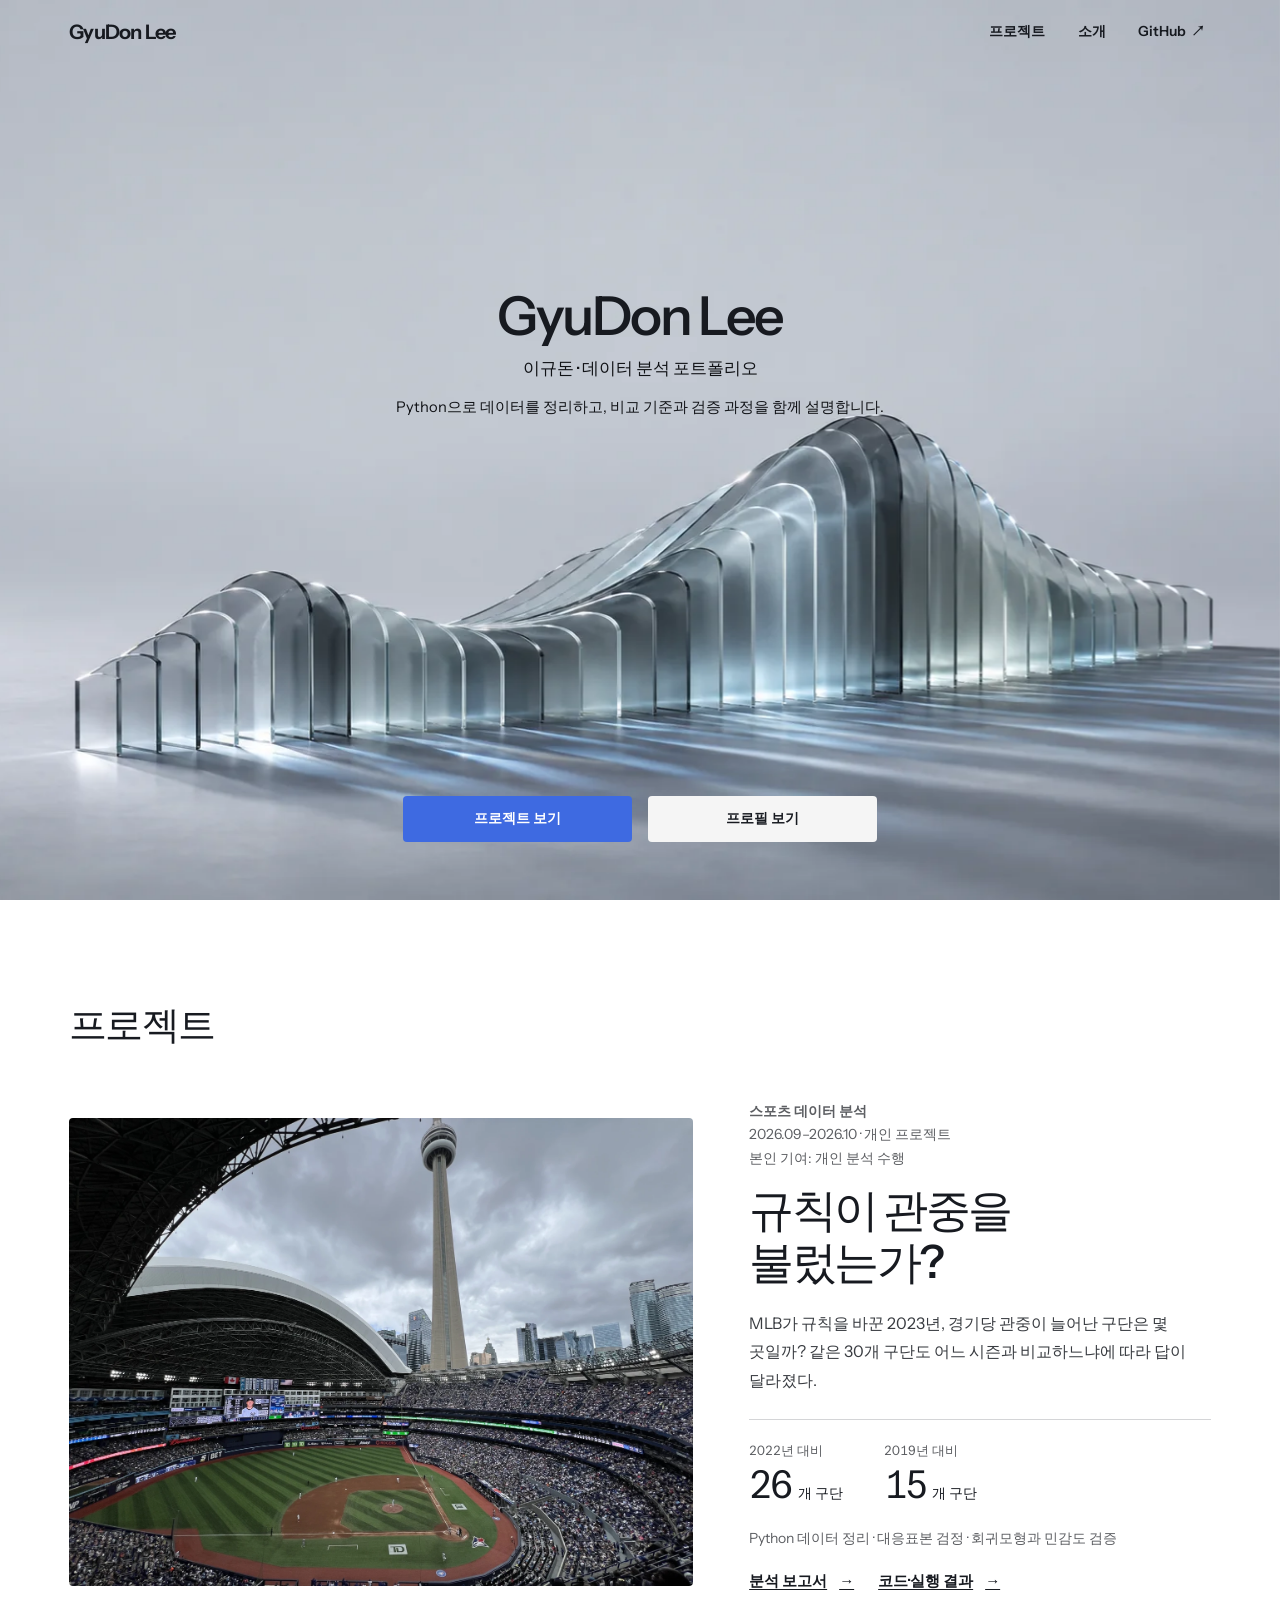
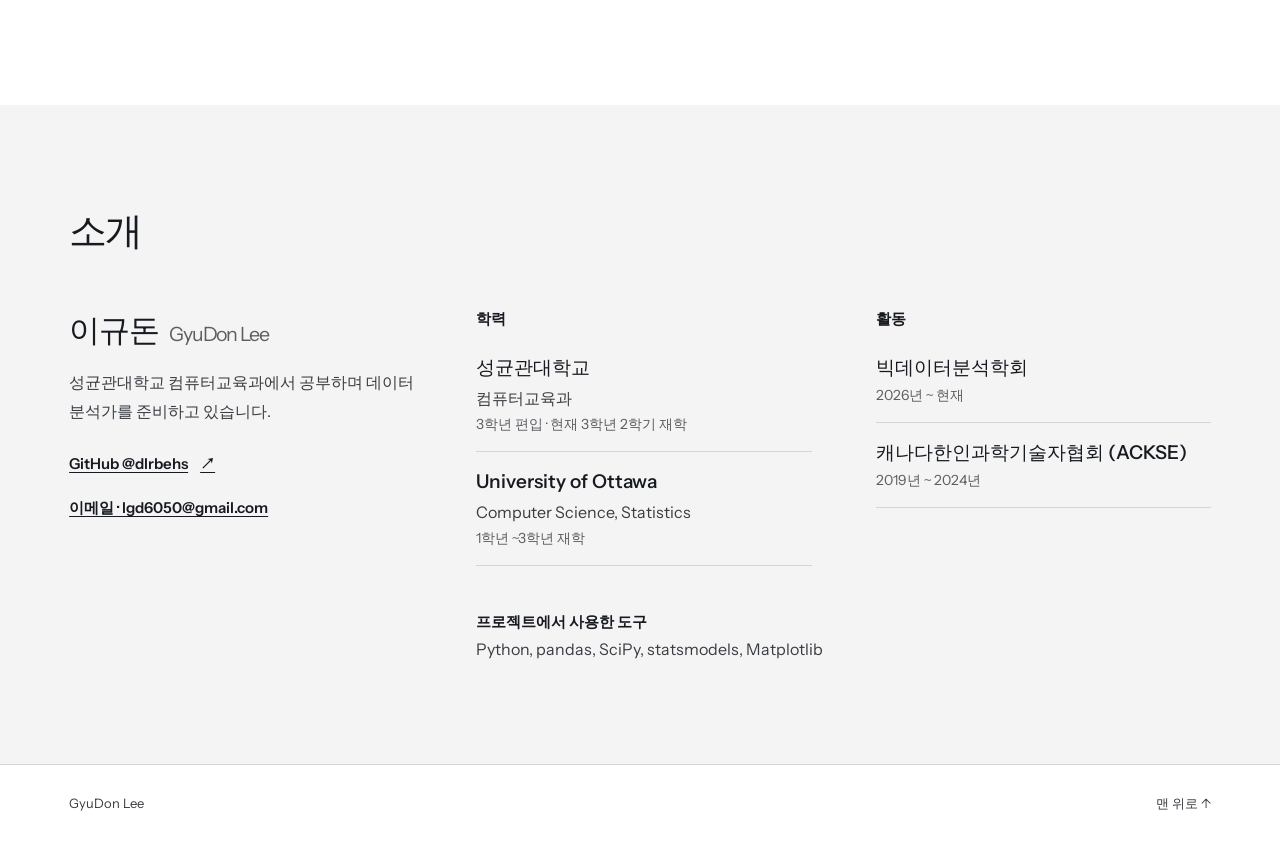
<file: index.html>
<!doctype html>
<html lang="ko">
<head>
  <meta charset="utf-8">
  <meta name="viewport" content="width=device-width, initial-scale=1">
  <meta name="theme-color" content="#f4f4f4">
  <title>GyuDon Lee · 데이터 분석 포트폴리오</title>
  <meta name="description" content="데이터 분석가를 준비하는 이규돈의 프로젝트와 학력. 분석 질문에서 결과를 재현하는 Python 코드까지 살펴볼 수 있습니다.">
  <meta property="og:title" content="GyuDon Lee · 데이터 분석 포트폴리오">
  <meta property="og:description" content="이규돈의 데이터 분석 프로젝트와 학력을 살펴보세요.">
  <meta property="og:image" content="https://dlrbehs.github.io/analysis-landscape.webp">
  <meta property="og:url" content="https://dlrbehs.github.io/">
  <meta property="og:type" content="website">
  <link rel="stylesheet" href="style.css?v=verified-report-2">
  <script defer src="study.js?v=summary-2"></script>
</head>
<body id="top" class="home">
  <a class="skip" href="#main">본문으로 건너뛰기</a>
  <header class="topbar">
    <div class="wrap navrow">
      <a class="brand" href="#top" aria-label="GyuDon Lee 포트폴리오 처음으로" lang="en">GyuDon Lee</a>
      <nav aria-label="주 메뉴">
        <a href="#projects">프로젝트</a>
        <a href="#about">소개</a>
        <a href="https://github.com/dlrbehs">GitHub <span aria-hidden="true">↗</span></a>
      </nav>
    </div>
  </header>
  <main id="main">
    <section class="hero" aria-labelledby="hero-title">
      <picture>
        <source media="(max-aspect-ratio: 1/1)" srcset="analysis-landscape.webp">
        <img class="hero-art" src="analysis-landscape.webp"
             srcset="analysis-landscape-small.webp 1000w, analysis-landscape.webp 1672w"
             sizes="100vw" width="1672" height="941" fetchpriority="high" alt="">
      </picture>
      <div class="hero-heading">
        <h1 id="hero-title" lang="en">GyuDon Lee</h1>
        <p>이규돈 · 데이터 분석 포트폴리오</p>
        <p class="hero-strength">Python으로 데이터를 정리하고, 비교 기준과 검증 과정을 함께 설명합니다.</p>
      </div>
      <div class="hero-actions">
        <a class="button primary" href="#projects">프로젝트 보기</a>
        <a class="button secondary" href="#about">프로필 보기</a>
      </div>
    </section>
    <section id="projects" class="projects" aria-labelledby="projects-title">
      <div class="wrap">
        <h2 id="projects-title" class="section-title">프로젝트</h2>
        <article class="feature">
          <div class="project-photo">
            <img src="stadium.webp" width="1500" height="1125" loading="lazy" alt="토론토 블루제이스 홈구장의 관중석에서 바라본 그라운드와 CN 타워">
          </div>
          <div class="project-copy">
            <p class="eyebrow">스포츠 데이터 분석</p>
            <p class="project-skills">2026.09–2026.10 · 개인 프로젝트<br>본인 기여: 개인 분석 수행</p>
            <h3>규칙이 관중을<br> 불렀는가?</h3>
            <p class="summary">MLB가 규칙을 바꾼 2023년, 경기당 관중이 늘어난 구단은 몇 곳일까? 같은 30개 구단도 어느 시즌과 비교하느냐에 따라 답이 달라졌다.</p>
            <dl class="comparison" aria-label="2023년에 경기당 관중이 증가한 구단 수">
              <div><dt>2022년 대비</dt><dd><data data-key="comparisons.2022-2023.increased_teams" data-format="integer">26</data><span>개 구단</span></dd></div>
              <div><dt>2019년 대비</dt><dd><data data-key="comparisons.2019-2023.increased_teams" data-format="integer">15</data><span>개 구단</span></dd></div>
            </dl>
            <p class="project-skills">Python 데이터 정리 · 대응표본 검정 · 회귀모형과 민감도 검증</p>
            <div class="project-links"><a class="text-link" href="mlb.html">분석 보고서 <span aria-hidden="true">→</span></a><a class="text-link" href="notebook.html">코드·실행 결과 <span aria-hidden="true">→</span></a></div>
          </div>
        </article>
      </div>
    </section>
    <section id="about" class="about" aria-labelledby="about-title">
      <div class="wrap">
        <h2 id="about-title" class="section-title">소개</h2>
        <div class="about-grid">
          <div class="bio">
            <h3>이규돈 <span lang="en">GyuDon Lee</span></h3>
            <p>성균관대학교 컴퓨터교육과에서 공부하며 데이터 분석가를 준비하고 있습니다.</p>
            <a class="text-link" href="https://github.com/dlrbehs">GitHub @dlrbehs <span aria-hidden="true">↗</span></a>
            <div><a class="text-link" href="mailto:lgd6050@gmail.com">이메일 · lgd6050@gmail.com</a></div>
          </div>
          <div class="background">
            <section>
              <h3>학력</h3>
              <ol class="education-history history">
                <li><strong>성균관대학교</strong><span>컴퓨터교육과</span><small>3학년 편입 · 현재 3학년 2학기 재학</small></li>
                <li><strong lang="en">University of Ottawa</strong><span lang="en">Computer Science, Statistics</span><small>1학년 ~3학년 재학</small></li>
              </ol>
            </section>
            <section>
              <h3>활동</h3>
              <ol class="history">
                <li><strong>빅데이터분석학회</strong><small>2026년 ~ 현재</small></li>
                <li><strong>캐나다한인<wbr>과학기술자협회 (ACKSE)</strong><small>2019년 ~ 2024년</small></li>
              </ol>
            </section>
            <section class="project-tools">
              <h3>프로젝트에서 사용한 도구</h3>
              <p lang="en">Python, pandas, SciPy, statsmodels, Matplotlib</p>
            </section>
          </div>
        </div>
      </div>
    </section>
  </main>
  <footer><div class="wrap"><span lang="en">GyuDon Lee</span><a href="#top">맨 위로 ↑</a></div></footer>
</body>
</html>
</file>
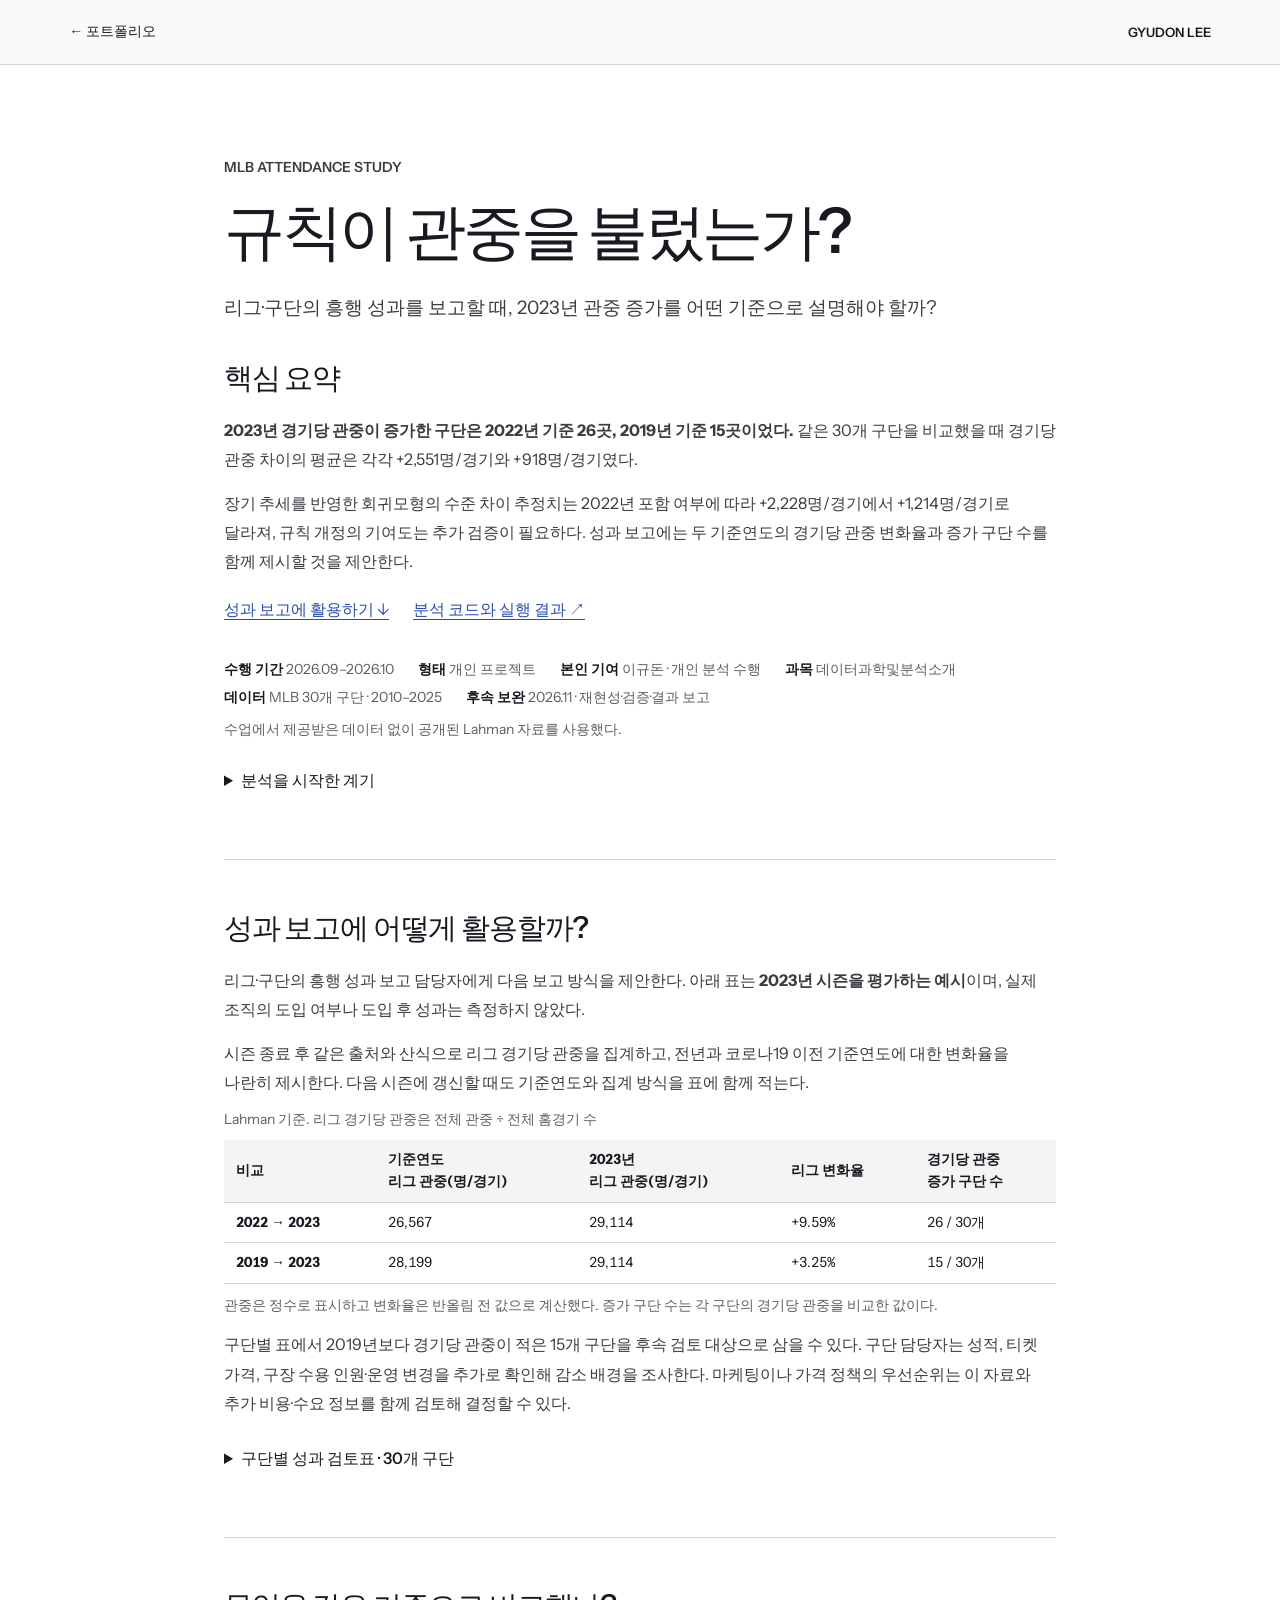
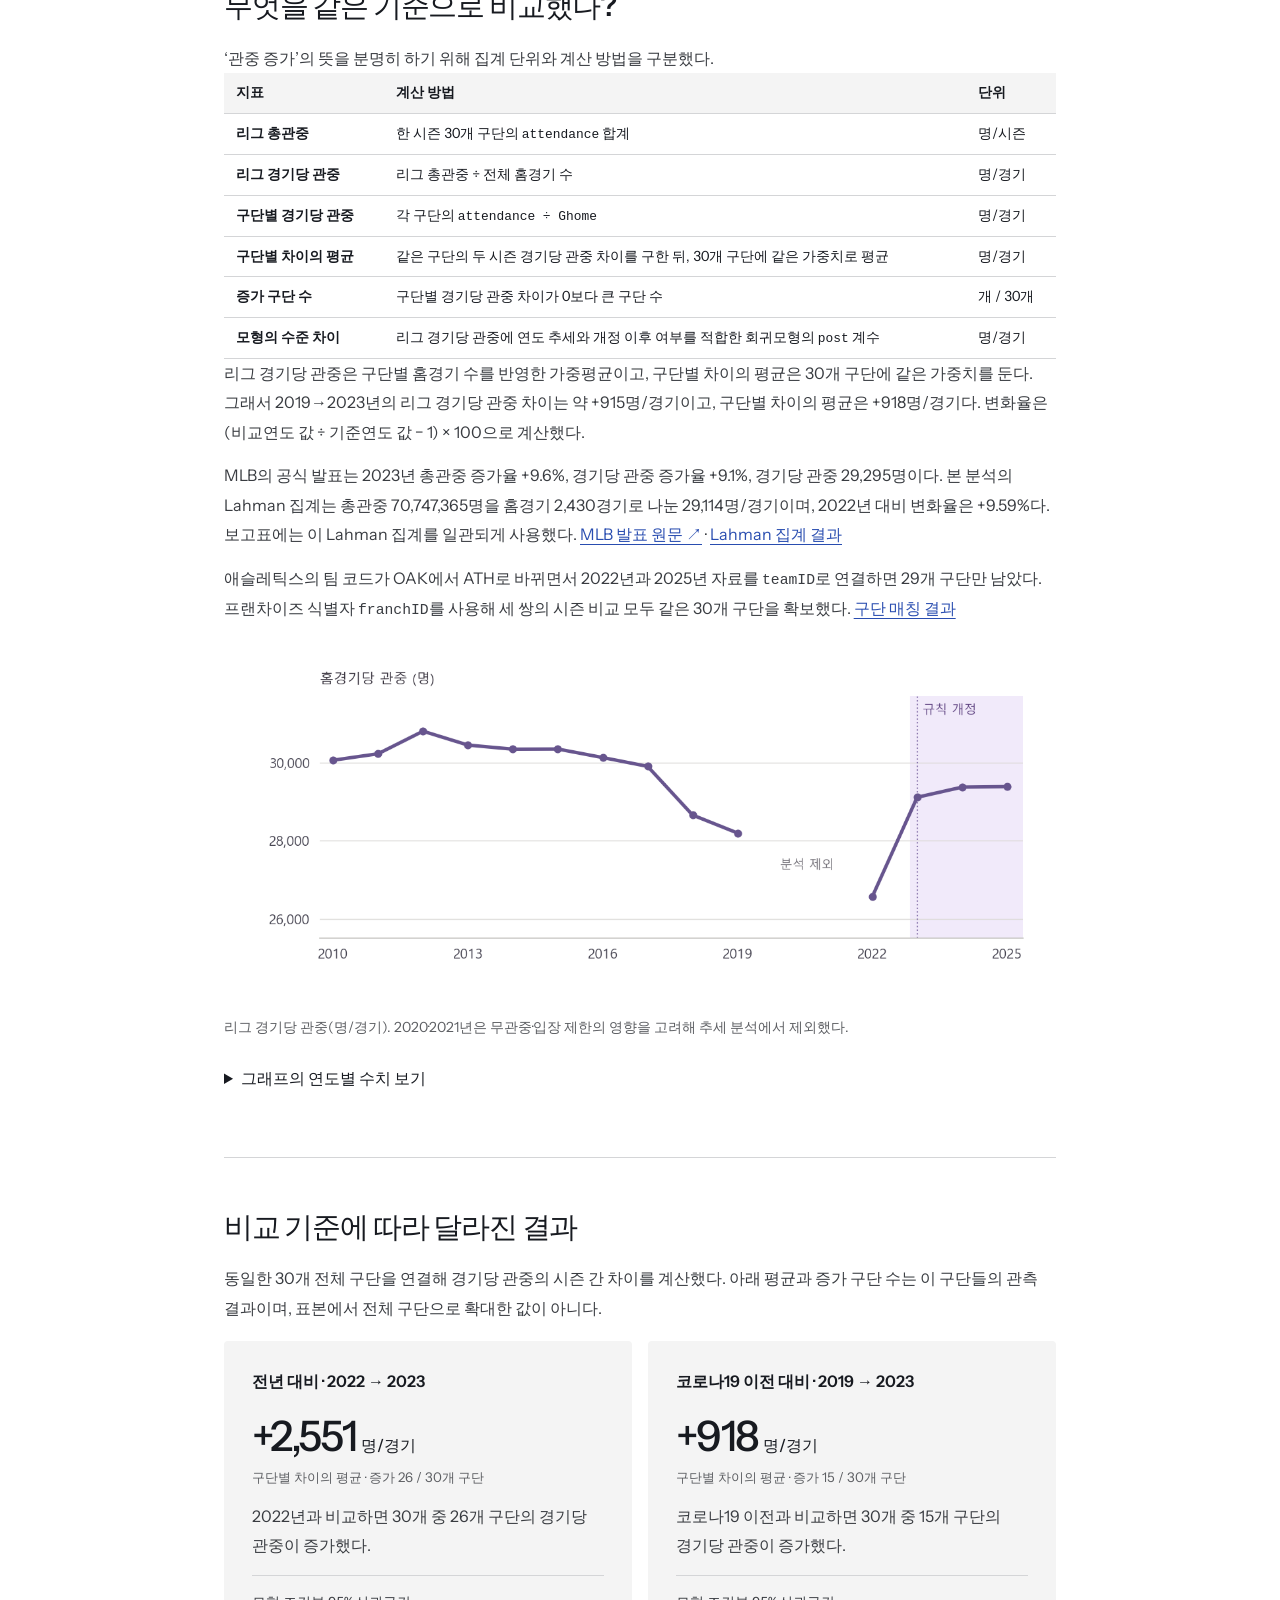
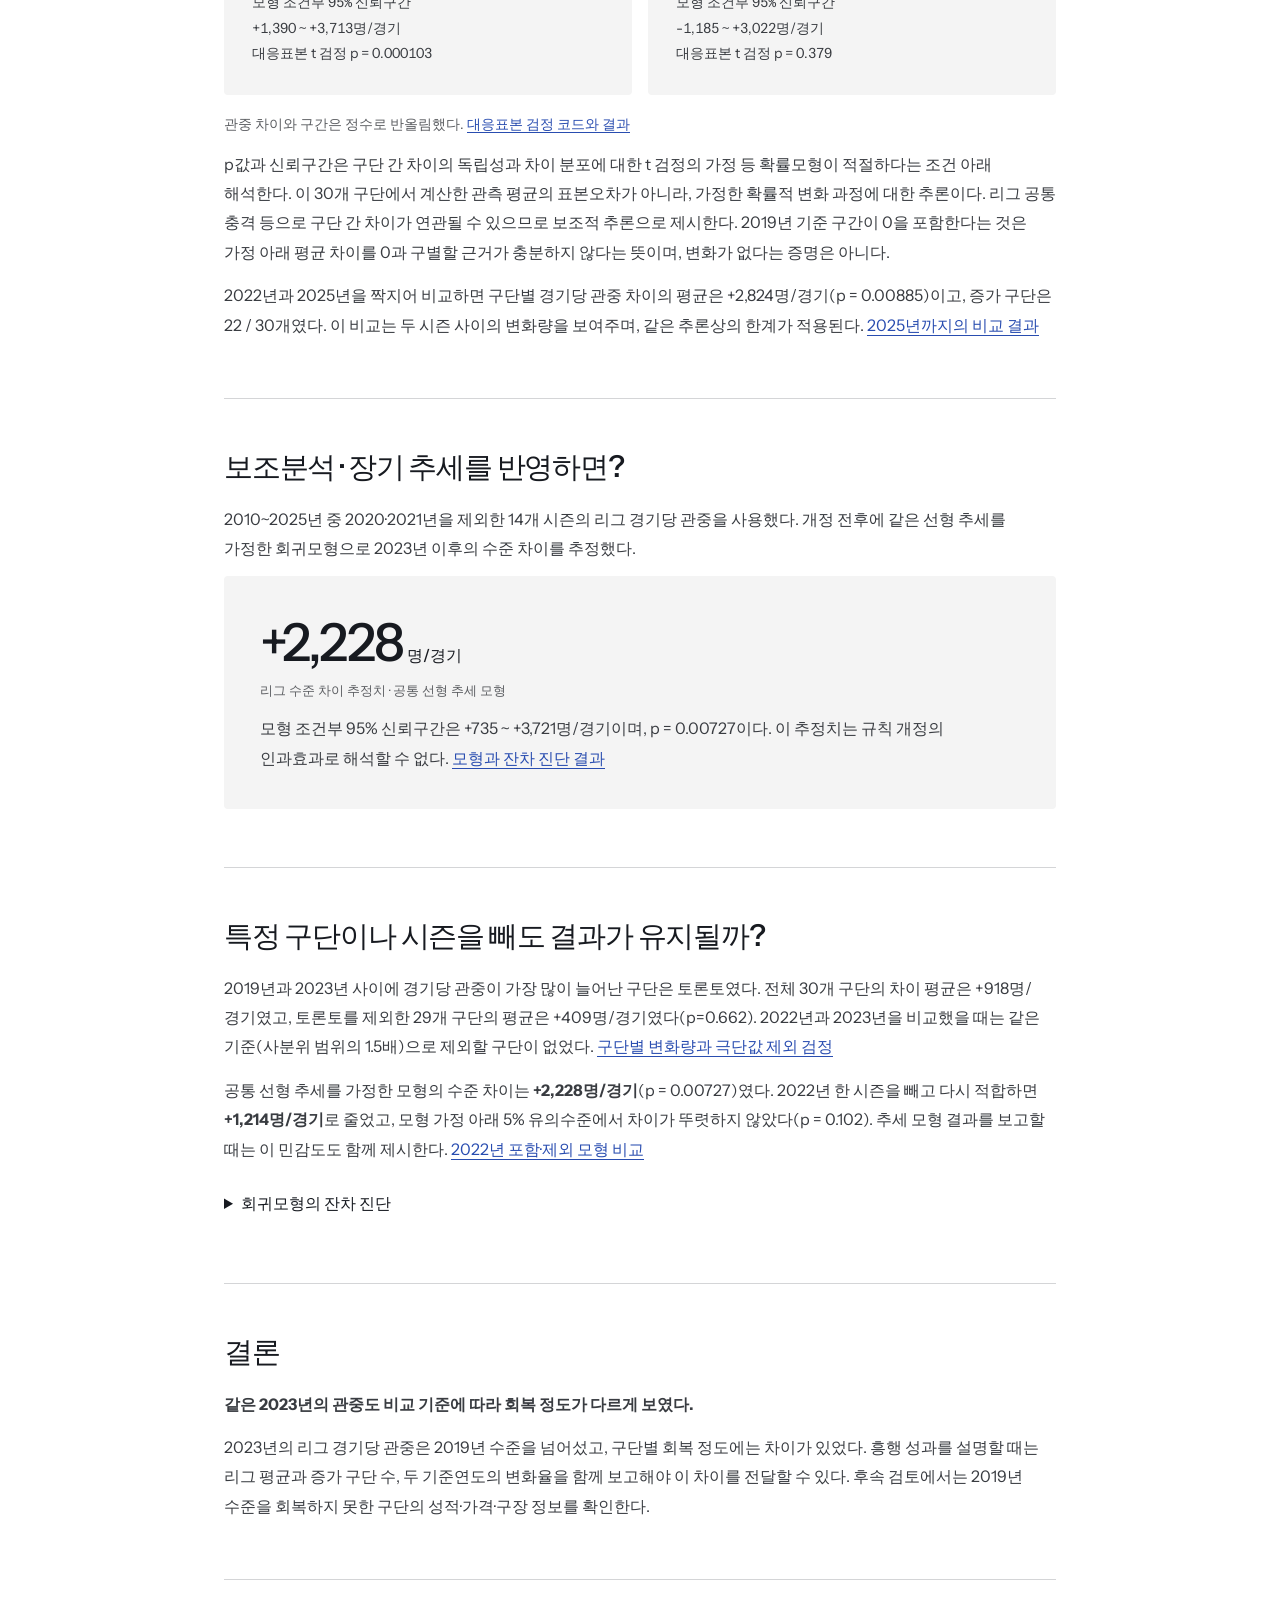
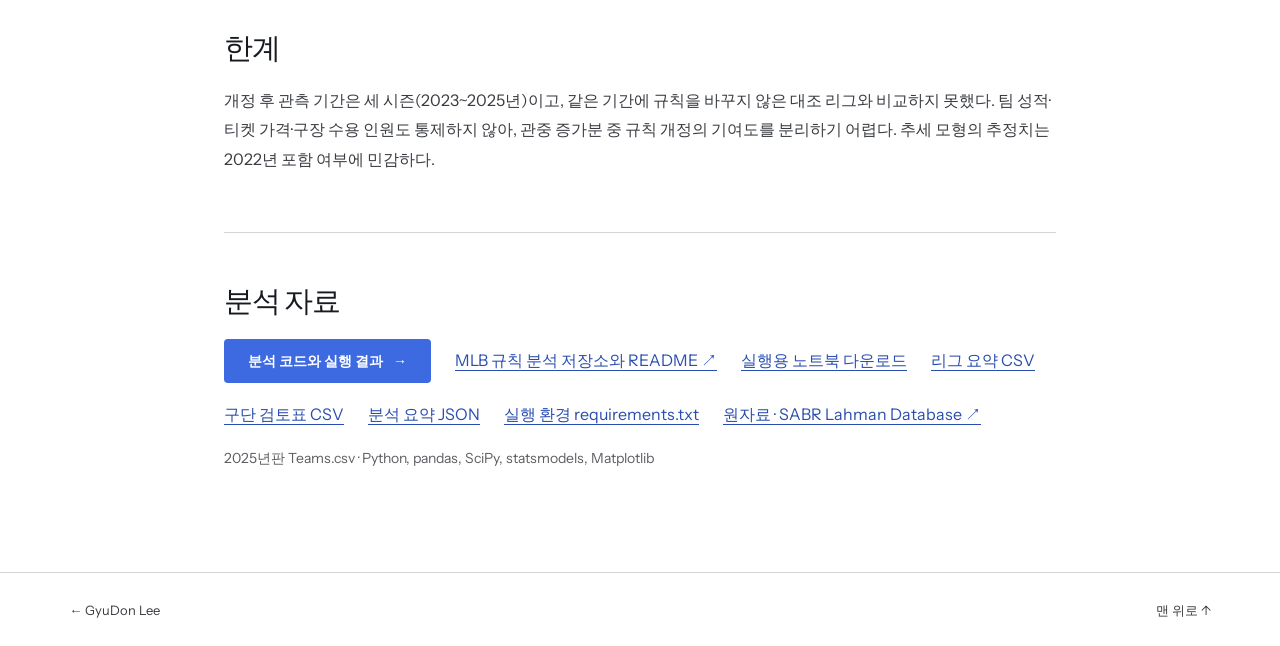
<file: mlb.html>
<!doctype html>
<html lang="ko">
<head>
  <meta charset="utf-8">
  <meta name="viewport" content="width=device-width, initial-scale=1">
  <title>규칙이 관중을 불렀는가? · GyuDon Lee</title>
  <meta name="description" content="2023년 MLB 경기당 관중이 증가한 구단은 2022년 기준 26곳, 2019년 기준 15곳이었다. 비교 기준별 결과와 흥행 성과 보고에 활용할 구단별 검토표를 제시합니다.">
  <link rel="stylesheet" href="style.css?v=verified-report-2">
  <script defer src="study.js?v=summary-2"></script>
</head>
<body class="paper" id="top">
<a class="skip" href="#main">본문으로 건너뛰기</a>
<header class="reader-nav"><div class="wrap"><a href="index.html#projects">← 포트폴리오</a><span class="mono">GYUDON LEE</span></div></header>
<main id="main" class="wrap article">
  <p class="kicker">MLB ATTENDANCE STUDY</p>
  <h1>규칙이 관중을 불렀는가?</h1>
  <p class="lead">리그·구단의 흥행 성과를 보고할 때, 2023년 관중 증가를 어떤 기준으로 설명해야 할까?</p>

  <section id="summary" class="study-summary" aria-labelledby="summary-title">
    <h2 id="summary-title">핵심 요약</h2>
    <p><strong>2023년 경기당 관중이 증가한 구단은 2022년 기준 <span data-key="comparisons.2022-2023.increased_teams" data-format="integer">26</span>곳, 2019년 기준 <span data-key="comparisons.2019-2023.increased_teams" data-format="integer">15</span>곳이었다.</strong> 같은 <span data-key="comparisons.2022-2023.n_teams" data-format="integer">30</span>개 구단을 비교했을 때 경기당 관중 차이의 평균은 각각 <span data-key="comparisons.2022-2023.mean_difference" data-format="signed">+2,551</span>명/경기와 <span data-key="comparisons.2019-2023.mean_difference" data-format="signed">+918</span>명/경기였다.</p>
    <p>장기 추세를 반영한 회귀모형의 수준 차이 추정치는 2022년 포함 여부에 따라 <span data-key="models.primary.level_difference" data-format="signed">+2,228</span>명/경기에서 <span data-key="models.without_2022.level_difference" data-format="signed">+1,214</span>명/경기로 달라져, 규칙 개정의 기여도는 추가 검증이 필요하다. 성과 보고에는 두 기준연도의 경기당 관중 변화율과 증가 구단 수를 함께 제시할 것을 제안한다.</p>
    <div class="resources"><a href="#application">성과 보고에 활용하기 ↓</a><a href="notebook.html">분석 코드와 실행 결과 ↗</a></div>
  </section>
  <div class="study-meta"><span><strong>수행 기간</strong> 2026.09–2026.10</span><span><strong>형태</strong> 개인 프로젝트</span><span><strong>본인 기여</strong> 이규돈 · 개인 분석 수행</span><span><strong>과목</strong> 데이터과학및분석소개</span><span><strong>데이터</strong> MLB 30개 구단 · 2010–2025</span><span><strong>후속 보완</strong> 2026.11 · 재현성·검증·결과 보고</span></div>
  <p class="caption">수업에서 제공받은 데이터 없이 공개된 Lahman 자료를 사용했다.</p>
  <details><summary>분석을 시작한 계기</summary><p>2024년 6월, 토론토에서 블루제이스 경기를 보고 경기 시간과 관중 기록을 찾아봤다. MLB가 발표한 2023년 총관중 증가율은 9.6%였다. 그런데 Lahman 자료에서 2022년의 리그 경기당 관중은 2019년보다 5.79% 적었다. 코로나19 이전을 기준으로 삼아도 관중이 늘었다고 말할 수 있을까?</p></details>

  <section id="application" class="block" aria-labelledby="application-title">
    <h2 id="application-title">성과 보고에 어떻게 활용할까?</h2>
    <p>리그·구단의 흥행 성과 보고 담당자에게 다음 보고 방식을 제안한다. 아래 표는 <strong>2023년 시즌을 평가하는 예시</strong>이며, 실제 조직의 도입 여부나 도입 후 성과는 측정하지 않았다.</p>
    <p>시즌 종료 후 같은 출처와 산식으로 리그 경기당 관중을 집계하고, 전년과 코로나19 이전 기준연도에 대한 변화율을 나란히 제시한다. 다음 시즌에 갱신할 때도 기준연도와 집계 방식을 표에 함께 적는다.</p>
    <div class="tablewrap" role="region" aria-label="2023년 리그 흥행 성과 보고 예시" tabindex="0">
      <table>
        <caption>Lahman 기준. 리그 경기당 관중은 전체 관중 ÷ 전체 홈경기 수</caption>
        <thead><tr><th scope="col">비교</th><th scope="col">기준연도<br>리그 관중(명/경기)</th><th scope="col">2023년<br>리그 관중(명/경기)</th><th scope="col">리그 변화율</th><th scope="col">경기당 관중<br>증가 구단 수</th></tr></thead>
        <tbody>
          <tr><th scope="row">2022 → 2023</th><td><span data-key="comparisons.2022-2023.league_baseline" data-format="integer">26,567</span></td><td><span data-key="comparisons.2022-2023.league_target" data-format="integer">29,114</span></td><td><span data-key="comparisons.2022-2023.league_change_pct" data-format="percent">+9.59%</span></td><td><span data-key="comparisons.2022-2023.increased_teams" data-format="integer">26</span> / <span data-key="comparisons.2022-2023.n_teams" data-format="integer">30</span>개</td></tr>
          <tr><th scope="row">2019 → 2023</th><td><span data-key="comparisons.2019-2023.league_baseline" data-format="integer">28,199</span></td><td><span data-key="comparisons.2019-2023.league_target" data-format="integer">29,114</span></td><td><span data-key="comparisons.2019-2023.league_change_pct" data-format="percent">+3.25%</span></td><td><span data-key="comparisons.2019-2023.increased_teams" data-format="integer">15</span> / <span data-key="comparisons.2019-2023.n_teams" data-format="integer">30</span>개</td></tr>
        </tbody>
      </table>
    </div>
    <p class="caption">관중은 정수로 표시하고 변화율은 반올림 전 값으로 계산했다. 증가 구단 수는 각 구단의 경기당 관중을 비교한 값이다.</p>
    <p>구단별 표에서 2019년보다 경기당 관중이 적은 15개 구단을 후속 검토 대상으로 삼을 수 있다. 구단 담당자는 성적, 티켓 가격, 구장 수용 인원·운영 변경을 추가로 확인해 감소 배경을 조사한다. 마케팅이나 가격 정책의 우선순위는 이 자료와 추가 비용·수요 정보를 함께 검토해 결정할 수 있다.</p>
    <details id="club-report">
      <summary>구단별 성과 검토표 · 30개 구단</summary>
      <p class="caption">Lahman의 2023년 행에 기록된 구단명과 프랜차이즈 ID를 표시했다. 2019년 대비 경기당 관중 변화율이 낮은 순서이며, 음수인 15개 구단은 2019년 수준을 회복하지 못했다.</p>
      <div class="tablewrap" role="region" aria-label="30개 구단의 경기당 관중과 변화율" tabindex="0">
        <table>
          <caption>관중 단위는 명/경기. 변화율은 (2023년 값 ÷ 기준연도 값 − 1) × 100</caption>
          <thead><tr><th scope="col">구단(원자료 표기)</th><th scope="col">franchID</th><th scope="col">2019년</th><th scope="col">2022년</th><th scope="col">2023년</th><th scope="col">2019 대비</th><th scope="col">2022 대비</th></tr></thead>
          <tbody>
          <tr><th scope="row">Oakland Athletics</th><td>OAK</td><td>20,521</td><td>9,849</td><td>10,276</td><td>-49.93%</td><td>+4.34%</td></tr>
          <tr><th scope="row">Washington Nationals</th><td>WSN</td><td>27,899</td><td>25,017</td><td>23,035</td><td>-17.43%</td><td>-7.92%</td></tr>
          <tr><th scope="row">Minnesota Twins</th><td>MIN</td><td>28,323</td><td>22,236</td><td>24,372</td><td>-13.95%</td><td>+9.60%</td></tr>
          <tr><th scope="row">Colorado Rockies</th><td>COL</td><td>36,954</td><td>32,067</td><td>32,197</td><td>-12.87%</td><td>+0.40%</td></tr>
          <tr><th scope="row">Milwaukee Brewers</th><td>MIL</td><td>36,091</td><td>29,906</td><td>31,498</td><td>-12.72%</td><td>+5.32%</td></tr>
          <tr><th scope="row">Los Angeles Angels of Anaheim</th><td>ANA</td><td>37,272</td><td>30,339</td><td>32,600</td><td>-12.54%</td><td>+7.45%</td></tr>
          <tr><th scope="row">Kansas City Royals</th><td>KCR</td><td>18,267</td><td>15,774</td><td>16,136</td><td>-11.67%</td><td>+2.30%</td></tr>
          <tr><th scope="row">Chicago Cubs</th><td>CHC</td><td>38,208</td><td>32,306</td><td>34,261</td><td>-10.33%</td><td>+6.05%</td></tr>
          <tr><th scope="row">Boston Red Sox</th><td>BOS</td><td>36,107</td><td>32,409</td><td>32,989</td><td>-8.63%</td><td>+1.79%</td></tr>
          <tr><th scope="row">Arizona Diamondbacks</th><td>ARI</td><td>26,364</td><td>19,817</td><td>24,212</td><td>-8.16%</td><td>+22.18%</td></tr>
          <tr><th scope="row">San Francisco Giants</th><td>SFG</td><td>33,429</td><td>30,650</td><td>30,866</td><td>-7.67%</td><td>+0.70%</td></tr>
          <tr><th scope="row">St. Louis Cardinals</th><td>STL</td><td>42,968</td><td>40,994</td><td>40,013</td><td>-6.88%</td><td>-2.39%</td></tr>
          <tr><th scope="row">Los Angeles Dodgers</th><td>LAD</td><td>49,066</td><td>47,672</td><td>47,371</td><td>-3.45%</td><td>-0.63%</td></tr>
          <tr><th scope="row">New York Yankees</th><td>NYY</td><td>40,795</td><td>38,719</td><td>40,358</td><td>-1.07%</td><td>+4.23%</td></tr>
          <tr><th scope="row">Chicago White Sox</th><td>CHW</td><td>20,622</td><td>24,807</td><td>20,613</td><td>-0.05%</td><td>-16.91%</td></tr>
          <tr><th scope="row">New York Mets</th><td>NYM</td><td>30,155</td><td>31,663</td><td>31,772</td><td>+5.36%</td><td>+0.34%</td></tr>
          <tr><th scope="row">Cleveland Guardians</th><td>CLE</td><td>21,465</td><td>15,998</td><td>22,643</td><td>+5.49%</td><td>+41.53%</td></tr>
          <tr><th scope="row">Houston Astros</th><td>HOU</td><td>35,276</td><td>33,198</td><td>37,683</td><td>+6.82%</td><td>+13.51%</td></tr>
          <tr><th scope="row">Detroit Tigers</th><td>DET</td><td>18,536</td><td>19,214</td><td>19,912</td><td>+7.42%</td><td>+3.63%</td></tr>
          <tr><th scope="row">Pittsburgh Pirates</th><td>PIT</td><td>18,413</td><td>15,524</td><td>20,131</td><td>+9.33%</td><td>+29.68%</td></tr>
          <tr><th scope="row">Philadelphia Phillies</th><td>PHI</td><td>33,672</td><td>28,108</td><td>37,686</td><td>+11.92%</td><td>+34.08%</td></tr>
          <tr><th scope="row">Cincinnati Reds</th><td>CIN</td><td>22,329</td><td>17,232</td><td>25,164</td><td>+12.70%</td><td>+46.03%</td></tr>
          <tr><th scope="row">Texas Rangers</th><td>TEX</td><td>26,333</td><td>24,832</td><td>31,272</td><td>+18.76%</td><td>+25.94%</td></tr>
          <tr><th scope="row">Atlanta Braves</th><td>ATL</td><td>32,779</td><td>38,641</td><td>39,401</td><td>+20.20%</td><td>+1.97%</td></tr>
          <tr><th scope="row">Tampa Bay Rays</th><td>TBD</td><td>14,552</td><td>13,927</td><td>17,781</td><td>+22.19%</td><td>+27.67%</td></tr>
          <tr><th scope="row">San Diego Padres</th><td>SDP</td><td>29,585</td><td>36,882</td><td>40,390</td><td>+36.52%</td><td>+9.51%</td></tr>
          <tr><th scope="row">Miami Marlins</th><td>FLA</td><td>10,016</td><td>11,204</td><td>14,356</td><td>+43.33%</td><td>+28.14%</td></tr>
          <tr><th scope="row">Baltimore Orioles</th><td>BAL</td><td>16,146</td><td>16,893</td><td>23,911</td><td>+48.10%</td><td>+41.54%</td></tr>
          <tr><th scope="row">Seattle Mariners</th><td>SEA</td><td>22,122</td><td>28,238</td><td>33,215</td><td>+50.15%</td><td>+17.63%</td></tr>
          <tr><th scope="row">Toronto Blue Jays</th><td>TOR</td><td>21,606</td><td>32,763</td><td>37,307</td><td>+72.67%</td><td>+13.87%</td></tr>
          </tbody>
        </table>
      </div>
      <p class="caption">실행용 노트북과 동일한 고정 버전 Teams.csv를 프랜차이즈 ID로 연결해 계산했다. 각 구단의 관중 ÷ 홈경기 수를 사용했으며 변화율은 반올림 전에 계산했다. <a href="notebook.html#identifiers">구단 매칭</a> · <a href="notebook.html#spread">구단별 변화량 검증</a></p>
    </details>
  </section>

  <section id="metrics" class="block" aria-labelledby="metrics-title">
    <h2 id="metrics-title">무엇을 같은 기준으로 비교했나?</h2>
    <p>‘관중 증가’의 뜻을 분명히 하기 위해 집계 단위와 계산 방법을 구분했다.</p>
    <div class="tablewrap" role="region" aria-label="관중 지표의 정의와 단위" tabindex="0">
      <table class="metric-definitions">
        <thead><tr><th scope="col">지표</th><th scope="col">계산 방법</th><th scope="col">단위</th></tr></thead>
        <tbody>
          <tr><th scope="row">리그 총관중</th><td>한 시즌 30개 구단의 <code>attendance</code> 합계</td><td>명/시즌</td></tr>
          <tr><th scope="row">리그 경기당 관중</th><td>리그 총관중 ÷ 전체 홈경기 수</td><td>명/경기</td></tr>
          <tr><th scope="row">구단별 경기당 관중</th><td>각 구단의 <code>attendance ÷ Ghome</code></td><td>명/경기</td></tr>
          <tr><th scope="row">구단별 차이의 평균</th><td>같은 구단의 두 시즌 경기당 관중 차이를 구한 뒤, 30개 구단에 같은 가중치로 평균</td><td>명/경기</td></tr>
          <tr><th scope="row">증가 구단 수</th><td>구단별 경기당 관중 차이가 0보다 큰 구단 수</td><td>개 / 30개</td></tr>
          <tr><th scope="row">모형의 수준 차이</th><td>리그 경기당 관중에 연도 추세와 개정 이후 여부를 적합한 회귀모형의 <code>post</code> 계수</td><td>명/경기</td></tr>
        </tbody>
      </table>
    </div>
    <p>리그 경기당 관중은 구단별 홈경기 수를 반영한 가중평균이고, 구단별 차이의 평균은 30개 구단에 같은 가중치를 둔다. 그래서 2019→2023년의 리그 경기당 관중 차이는 약 +915명/경기이고, 구단별 차이의 평균은 +918명/경기다. 변화율은 (비교연도 값 ÷ 기준연도 값 − 1) × 100으로 계산했다.</p>
    <p>MLB의 공식 발표는 2023년 총관중 증가율 +9.6%, 경기당 관중 증가율 +9.1%, 경기당 관중 29,295명이다. 본 분석의 Lahman 집계는 총관중 70,747,365명을 홈경기 2,430경기로 나눈 29,114명/경기이며, 2022년 대비 변화율은 +9.59%다. 보고표에는 이 Lahman 집계를 일관되게 사용했다. <a href="https://www.mlb.com/press-release/press-release-mlb-attendance-surpasses-70-million-and-records-largest-percentage">MLB 발표 원문 ↗</a> · <a href="notebook.html#total">Lahman 집계 결과</a></p>
    <p>애슬레틱스의 팀 코드가 OAK에서 ATH로 바뀌면서 2022년과 2025년 자료를 <code>teamID</code>로 연결하면 29개 구단만 남았다. 프랜차이즈 식별자 <code>franchID</code>를 사용해 세 쌍의 시즌 비교 모두 같은 30개 구단을 확보했다. <a href="notebook.html#identifiers">구단 매칭 결과</a></p>
    <figure class="case-chart"><img src="attendance.png" width="1260" height="540" loading="lazy" alt="리그 경기당 관중이 2019년 28,199명에서 2022년 26,567명으로 낮아졌다가 2023년 29,114명으로 반등했다."><figcaption>리그 경기당 관중(명/경기). 2020·2021년은 무관중·입장 제한의 영향을 고려해 추세 분석에서 제외했다.</figcaption></figure>
    <details><summary>그래프의 연도별 수치 보기</summary><div class="tablewrap" role="region" aria-label="리그 경기당 관중의 연도별 수치" tabindex="0"><table>
      <caption>리그 경기당 관중, 정수 반올림</caption><thead><tr><th scope="col">시즌</th><th scope="col">관중(명/경기)</th><th scope="col">시즌</th><th scope="col">관중(명/경기)</th></tr></thead>
      <tbody>
          <tr><td>2010</td><td>30,063</td><td>2017</td><td>29,906</td></tr>
          <tr><td>2011</td><td>30,229</td><td>2018</td><td>28,660</td></tr>
          <tr><td>2012</td><td>30,806</td><td>2019</td><td>28,199</td></tr>
          <tr><td>2013</td><td>30,451</td><td>2022</td><td>26,567</td></tr>
          <tr><td>2014</td><td>30,346</td><td>2023</td><td>29,114</td></tr>
          <tr><td>2015</td><td>30,350</td><td>2024</td><td>29,374</td></tr>
          <tr><td>2016</td><td>30,131</td><td>2025</td><td>29,387</td></tr>
      </tbody>
    </table></div></details>
  </section>

  <section id="comparisons" class="block" aria-labelledby="comparisons-title">
    <h2 id="comparisons-title">비교 기준에 따라 달라진 결과</h2>
    <p>동일한 30개 전체 구단을 연결해 경기당 관중의 시즌 간 차이를 계산했다. 아래 평균과 증가 구단 수는 이 구단들의 관측 결과이며, 표본에서 전체 구단으로 확대한 값이 아니다.</p>
    <div class="comparison-grid">
      <section id="prior" class="reading" aria-labelledby="prior-title">
        <h3 id="prior-title">전년 대비 · 2022 → 2023</h3>
        <strong><span data-key="comparisons.2022-2023.mean_difference" data-format="signed">+2,551</span><span class="reading-unit">명/경기</span></strong>
        <small>구단별 차이의 평균 · 증가 <span data-key="comparisons.2022-2023.increased_teams" data-format="integer">26</span> / <span data-key="comparisons.2022-2023.n_teams" data-format="integer">30</span>개 구단</small>
        <p>2022년과 비교하면 <span data-key="comparisons.2022-2023.n_teams" data-format="integer">30</span>개 중 <span data-key="comparisons.2022-2023.increased_teams" data-format="integer">26</span>개 구단의 경기당 관중이 증가했다.</p>
        <p class="inference">모형 조건부 95% 신뢰구간<br><span data-key="comparisons.2022-2023.ci95_low" data-format="signed">+1,390</span> ~ <span data-key="comparisons.2022-2023.ci95_high" data-format="signed">+3,713</span>명/경기<br>대응표본 t 검정 p = <span data-key="comparisons.2022-2023.p_value" data-format="pvalue">0.000103</span></p>
      </section>
      <section id="pre-covid" class="reading" aria-labelledby="pre-covid-title">
        <h3 id="pre-covid-title">코로나19 이전 대비 · 2019 → 2023</h3>
        <strong><span data-key="comparisons.2019-2023.mean_difference" data-format="signed">+918</span><span class="reading-unit">명/경기</span></strong>
        <small>구단별 차이의 평균 · 증가 <span data-key="comparisons.2019-2023.increased_teams" data-format="integer">15</span> / <span data-key="comparisons.2019-2023.n_teams" data-format="integer">30</span>개 구단</small>
        <p>코로나19 이전과 비교하면 <span data-key="comparisons.2019-2023.n_teams" data-format="integer">30</span>개 중 <span data-key="comparisons.2019-2023.increased_teams" data-format="integer">15</span>개 구단의 경기당 관중이 증가했다.</p>
        <p class="inference">모형 조건부 95% 신뢰구간<br><span data-key="comparisons.2019-2023.ci95_low" data-format="signed">-1,185</span> ~ <span data-key="comparisons.2019-2023.ci95_high" data-format="signed">+3,022</span>명/경기<br>대응표본 t 검정 p = <span data-key="comparisons.2019-2023.p_value" data-format="pvalue">0.379</span></p>
      </section>
    </div>
    <p class="caption">관중 차이와 구간은 정수로 반올림했다. <a href="notebook.html#paired">대응표본 검정 코드와 결과</a></p>
    <p>p값과 신뢰구간은 구단 간 차이의 독립성과 차이 분포에 대한 t 검정의 가정 등 확률모형이 적절하다는 조건 아래 해석한다. 이 30개 구단에서 계산한 관측 평균의 표본오차가 아니라, 가정한 확률적 변화 과정에 대한 추론이다. 리그 공통 충격 등으로 구단 간 차이가 연관될 수 있으므로 보조적 추론으로 제시한다. 2019년 기준 구간이 0을 포함한다는 것은 가정 아래 평균 차이를 0과 구별할 근거가 충분하지 않다는 뜻이며, 변화가 없다는 증명은 아니다.</p>
    <p>2022년과 2025년을 짝지어 비교하면 구단별 경기당 관중 차이의 평균은 <span data-key="comparisons.2022-2025.mean_difference" data-format="signed">+2,824</span>명/경기(p = <span data-key="comparisons.2022-2025.p_value" data-format="pvalue">0.00885</span>)이고, 증가 구단은 <span data-key="comparisons.2022-2025.increased_teams" data-format="integer">22</span> / <span data-key="comparisons.2022-2025.n_teams" data-format="integer">30</span>개였다. 이 비교는 두 시즌 사이의 변화량을 보여주며, 같은 추론상의 한계가 적용된다. <a href="notebook.html#paired">2025년까지의 비교 결과</a></p>
  </section>

  <section id="trend" class="block" aria-labelledby="trend-title">
    <h2 id="trend-title">보조분석 · 장기 추세를 반영하면?</h2>
    <p>2010~2025년 중 2020·2021년을 제외한 14개 시즌의 리그 경기당 관중을 사용했다. 개정 전후에 같은 선형 추세를 가정한 회귀모형으로 2023년 이후의 수준 차이를 추정했다.</p>
    <div class="reading"><strong><span data-key="models.primary.level_difference" data-format="signed">+2,228</span><span class="reading-unit">명/경기</span></strong><small>리그 수준 차이 추정치 · 공통 선형 추세 모형</small><p>모형 조건부 95% 신뢰구간은 <span data-key="models.primary.ci95_low" data-format="signed">+735</span> ~ <span data-key="models.primary.ci95_high" data-format="signed">+3,721</span>명/경기이며, p = <span data-key="models.primary.p_value" data-format="pvalue">0.00727</span>이다. 이 추정치는 규칙 개정의 인과효과로 해석할 수 없다. <a href="notebook.html#diagnostics">모형과 잔차 진단 결과</a></p></div>
  </section>

  <section class="block">
    <h2>특정 구단이나 시즌을 빼도 결과가 유지될까?</h2>
    <p>2019년과 2023년 사이에 경기당 관중이 가장 많이 늘어난 구단은 토론토였다. 전체 30개 구단의 차이 평균은 +918명/경기였고, 토론토를 제외한 29개 구단의 평균은 +409명/경기였다(p=0.662). 2022년과 2023년을 비교했을 때는 같은 기준(사분위 범위의 1.5배)으로 제외할 구단이 없었다. <a href="notebook.html#spread">구단별 변화량과 극단값 제외 검정</a></p>
    <p>공통 선형 추세를 가정한 모형의 수준 차이는 <strong><span data-key="models.primary.level_difference" data-format="signed">+2,228</span>명/경기</strong>(p = <span data-key="models.primary.p_value" data-format="pvalue">0.00727</span>)였다. 2022년 한 시즌을 빼고 다시 적합하면 <strong><span data-key="models.without_2022.level_difference" data-format="signed">+1,214</span>명/경기</strong>로 줄었고, 모형 가정 아래 5% 유의수준에서 차이가 뚜렷하지 않았다(p = <span data-key="models.without_2022.p_value" data-format="pvalue">0.102</span>). 추세 모형 결과를 보고할 때는 이 민감도도 함께 제시한다. <a href="notebook.html#sensitivity">2022년 포함·제외 모형 비교</a></p>
    <details><summary>회귀모형의 잔차 진단</summary><p>14개 시즌의 Durbin–Watson 통계량은 0.667이었다. 관측 순서상 인접한 잔차의 상관을 고려한 HAC 표준오차로 계산하면 수준 차이는 +2,228명/경기, p=0.0018이었다. 시차 1, Bartlett 가중치, 소표본 보정 해제, 정규근사를 사용했다. 표본이 작아 보조 결과로 해석했다. <a href="notebook.html#diagnostics">진단 코드와 실행 결과</a></p></details>
  </section>

  <section id="conclusion" class="block" aria-labelledby="conclusion-title">
    <h2 id="conclusion-title">결론</h2>
    <p><strong>같은 2023년의 관중도 비교 기준에 따라 회복 정도가 다르게 보였다.</strong></p>
    <p>2023년의 리그 경기당 관중은 2019년 수준을 넘어섰고, 구단별 회복 정도에는 차이가 있었다. 흥행 성과를 설명할 때는 리그 평균과 증가 구단 수, 두 기준연도의 변화율을 함께 보고해야 이 차이를 전달할 수 있다. 후속 검토에서는 2019년 수준을 회복하지 못한 구단의 성적·가격·구장 정보를 확인한다.</p>
  </section>
  <section id="limitations" class="block" aria-labelledby="limitations-title">
    <h2 id="limitations-title">한계</h2>
    <p>개정 후 관측 기간은 세 시즌(2023~2025년)이고, 같은 기간에 규칙을 바꾸지 않은 대조 리그와 비교하지 못했다. 팀 성적·티켓 가격·구장 수용 인원도 통제하지 않아, 관중 증가분 중 규칙 개정의 기여도를 분리하기 어렵다. 추세 모형의 추정치는 2022년 포함 여부에 민감하다.</p>
  </section>
  <section class="block">
    <h2>분석 자료</h2>
    <div class="resources"><a class="button" href="notebook.html">분석 코드와 실행 결과 <span aria-hidden="true">→</span></a><a href="https://github.com/dlrbehs/mlb-rule-analysis">MLB 규칙 분석 저장소와 README ↗</a><a href="mlb-analysis.ipynb" download>실행용 노트북 다운로드</a><a href="generated/league_summary.csv" download>리그 요약 CSV</a><a href="generated/team_review.csv" download>구단 검토표 CSV</a><a href="generated/summary.json" download>분석 요약 JSON</a><a href="requirements.txt" download>실행 환경 requirements.txt</a><a href="https://sabr.org/lahman-database/">원자료 · SABR Lahman Database ↗</a></div>
    <p class="caption">2025년판 Teams.csv · Python, pandas, SciPy, statsmodels, Matplotlib</p>
  </section>
</main>
<footer><div class="wrap"><a href="index.html">← GyuDon Lee</a><a href="#top">맨 위로 ↑</a></div></footer>
</body>
</html>
</file>
<file: style.css>
@font-face {
  font-family: "Instrument Sans";
  src: url("instrument-sans-latin.woff2") format("woff2");
  font-style: normal;
  font-weight: 400 700;
  font-display: swap;
}

:root {
  color-scheme: light;
  --ink: #171a20;
  --body: #393c41;
  --muted: #5c5e62;
  --paper: #fff;
  --surface: #f4f4f4;
  --line: #d4d5d7;
  --blue: #3e6ae1;
  --blue-text: #294db0;
  --gutter: clamp(20px, 5.4vw, 88px);
  --section-space: clamp(64px, 8vw, 128px);
  --sans: "Instrument Sans", Arial, "Apple SD Gothic Neo", "Malgun Gothic", sans-serif;
  font-family: var(--sans);
  color: var(--ink);
  background: var(--paper);
  line-height: 1.55;
  -webkit-text-size-adjust: 100%;
}

* { box-sizing: border-box; }
body, h1, h2, h3, p, figure, dl, dd, ol { margin: 0; }
body { min-width: 0; word-break: keep-all; overflow-wrap: break-word; }
img { display: block; max-width: 100%; height: auto; }
a { color: inherit; text-underline-offset: .22em; }
button { font: inherit; }
:focus-visible { outline: 3px solid var(--blue-text); outline-offset: 4px; }
[hidden] { display: none !important; }
.wrap { width: min(calc(100% - var(--gutter) * 2), 1280px); margin-inline: auto; }
.skip {
  position: fixed; top: 8px; left: 8px; z-index: 8; padding: 10px 16px;
  color: white; background: var(--ink); transform: translateY(-160%);
}
.skip:focus { transform: none; }

.topbar, .reader-nav { z-index: 3; background: rgba(250, 250, 250, .92); }
.topbar { position: absolute; inset: 0 0 auto; background: transparent; }
.navrow, .reader-nav > div {
  min-height: 64px; display: flex; align-items: center; justify-content: space-between; gap: 10px;
}
.brand { display: inline-flex; align-items: center; min-height: 44px; }
.brand { font-size: 20px; font-weight: 650; letter-spacing: -.04em; }
.navrow a, .reader-nav a, footer a { text-decoration: none; }
nav { display: flex; align-items: center; gap: clamp(8px, 1.6vw, 24px); }
nav a, .reader-nav a, footer a { display: inline-flex; align-items: center; gap: .35em; min-height: 44px; }
nav a { padding-inline: 6px; font-weight: 600; font-size: 14px; }
nav a:hover, .reader-nav a:hover, footer a:hover { text-decoration: underline; }

@supports (animation-timeline: scroll()) {
  .topbar {
    position: fixed;
    animation: nav-surface 1s linear both;
    animation-timeline: scroll();
    animation-range: 0px 80px;
  }
  :is(#projects, #about) { scroll-margin-top: 60px; }
  @keyframes nav-surface {
    from { background-color: transparent; backdrop-filter: blur(0); }
    to { background-color: rgba(255, 255, 255, .9); backdrop-filter: blur(12px); }
  }
}

.hero {
  position: relative; isolation: isolate; display: flex; flex-direction: column;
  align-items: center; justify-content: space-between; text-align: center;
  min-height: max(550px, 100vh); min-height: max(550px, 100svh);
  padding: clamp(76px, min(32vh, 60vh - 16vw), 360px) 20px clamp(28px, 6.5vh, 80px);
  padding-top: clamp(76px, min(32svh, 60svh - 16vw), 360px);
  background: #bfc4cb; overflow: hidden;
}
.hero picture { position: absolute; inset: 0; z-index: -1; }
.hero-art { width: 100%; height: 100%; object-fit: cover; object-position: 50% 66%; }
.hero h1 { font-size: clamp(40px, 4.2vw, 66px); font-weight: 550; line-height: 1.04; letter-spacing: -.045em; }
.hero-heading p { margin-top: 12px; color: #101216; font-size: clamp(16px, 1.3vw, 20px); font-weight: 550; }
.hero-heading .hero-strength { max-width: 42em; margin: 14px auto 0; font-size: clamp(14px, 1.15vw, 17px); font-weight: 400; line-height: 1.6; text-wrap: balance; }
.hero-actions { display: flex; justify-content: center; gap: 16px; width: min(100%, 474px); }
.button {
  display: inline-flex; align-items: center; justify-content: center; gap: 10px; min-height: 46px;
  padding: 10px 24px; border-radius: 4px; background: var(--blue); color: #fff;
  font-size: 14px; font-weight: 600; line-height: 1.45; text-decoration: none;
}
.hero-actions .button { flex: 1; }
.button:hover { background: #3158c5; }
.secondary { background: #f5f5f5; color: var(--ink); }
.secondary:hover { background: #fff; }

.projects, .about { padding-block: var(--section-space); }
.section-title {
  margin-bottom: clamp(30px, 4.2vw, 64px); font-size: clamp(28px, 3vw, 44px); font-weight: 550;
  letter-spacing: -.045em; line-height: 1.18;
}
.feature { position: relative; display: grid; grid-template-columns: minmax(0, 1.35fr) minmax(0, 1fr); gap: clamp(32px, 6vw, 90px); align-items: center; }
.project-links { display: flex; flex-wrap: wrap; gap: 4px 24px; }
.project-skills { color: var(--muted); font-size: 14px; line-height: 1.7; margin-bottom: 8px; }
.project-photo { overflow: hidden; border-radius: 4px; }
.project-photo img { width: 100%; aspect-ratio: 4 / 3; object-fit: cover; }
.eyebrow, .kicker { color: var(--muted); font-size: 14px; font-weight: 600; }
.project-copy h3 { margin-block: 14px 20px; font-size: clamp(34px, 3.5vw, 55px); line-height: 1.16; font-weight: 550; letter-spacing: -.055em; }
.summary, .bio p { color: var(--body); font-size: 16px; line-height: 1.8; }
.comparison {
  display: flex; column-gap: clamp(22px, 3.2vw, 48px); margin-block: 24px 18px;
  padding-top: 20px; border-top: 1px solid var(--line); font-variant-numeric: tabular-nums;
}
.comparison dt { font-size: 13px; color: var(--muted); }
.comparison dd { margin-top: 2px; font-size: clamp(28px, 3vw, 42px); line-height: 1.22; letter-spacing: -.045em; }
.comparison dd span { margin-left: 6px; font-size: 14px; letter-spacing: 0; }
.text-link { display: inline-flex; align-items: center; min-height: 44px; gap: 12px; font-size: 15px; font-weight: 600; text-decoration: underline; }
.text-link span { display: inline-block; }
.text-link:hover { color: var(--blue-text); }

.about { background: var(--surface); }
.about-grid { display: grid; gap: 40px; align-items: start; }
.bio h3 { font-size: clamp(26px, 2.4vw, 36px); letter-spacing: -.04em; font-weight: 550; }
.bio h3 span { display: inline-block; margin-left: 6px; font-size: .64em; font-weight: 400; color: var(--muted); }
.bio p { max-width: 28em; margin-block: 14px 16px; }
.background { display: grid; row-gap: 44px; column-gap: clamp(48px, 5vw, 80px); }
.project-tools { grid-column: 1 / -1; }
.background h3 { font-size: 15px; font-weight: 600; }
.history { list-style: none; padding: 0; margin-top: 8px; }
.history li { padding-block: 15px; border-bottom: 1px solid var(--line); }
.history strong, .history span, .history small { display: block; }
.history strong { font-size: 19px; font-weight: 550; }
.history span, .background p { margin-top: 4px; color: var(--body); }
.history small { margin-top: 3px; color: var(--muted); font-size: 14px; }
footer { background: var(--paper); border-top: 1px solid var(--line); font-size: 13px; color: var(--body); }
footer .wrap { display: flex; align-items: center; justify-content: space-between; gap: 16px; min-height: 76px; }

.reader-nav { position: sticky; top: 0; border-bottom: 1px solid var(--line); backdrop-filter: blur(12px); }
.reader-nav .mono { font-size: 13px; font-weight: 600; }
.reader-nav a { font-size: 14px; font-weight: 550; }
.article { max-width: 832px; margin-block: clamp(54px, 7vw, 108px) var(--section-space); }
.article h1 { font-size: clamp(32px, 4.8vw, 62px); line-height: 1.15; letter-spacing: -.055em; font-weight: 550; }
.article .kicker { margin-bottom: 16px; }
.article p { color: var(--body); line-height: 1.84; }
.article h1 + .lead { margin-top: 24px; }
.article .lead { font-size: clamp(17px, 1.45vw, 21px); }
.article a:not(.button) { color: var(--blue-text); }
.study-meta { display: flex; flex-wrap: wrap; gap: 6px 24px; margin-top: 28px; font-size: 14px; color: var(--muted); }
.study-meta strong { color: var(--ink); }
.study-summary { margin-top: 32px; scroll-margin-top: 88px; }
.study-summary .resources { margin-top: 10px; }
.metric-definitions { min-width: 520px; }
.metric-definitions th, .metric-definitions td { white-space: normal; vertical-align: top; }
.reading ~ p { margin-top: 18px; }
.block, .cell { padding-top: clamp(28px, 3.7vw, 54px); margin-top: clamp(34px, 4.5vw, 64px); border-top: 1px solid var(--line); scroll-margin-top: 88px; }
.article h2 { margin-bottom: 18px; font-size: clamp(22px, 2.3vw, 32px); line-height: 1.38; font-weight: 550; letter-spacing: -.04em; }
.article p + p { margin-top: 14px; }
.article code { font-family: ui-monospace, Consolas, monospace; font-size: .92em; }
.case-chart { margin-block: 26px 18px; }
.case-chart img { width: 100%; }
.case-chart figcaption, .article .caption, caption { margin-top: 10px; color: var(--muted); font-size: 14px; line-height: 1.6; }
details { margin-top: 18px; }
summary { cursor: pointer; padding-block: 9px; font-weight: 550; }
details[open] > p { padding-block: 10px; }
.comparison-grid { display: grid; grid-template-columns: repeat(2, minmax(0, 1fr)); gap: 16px; margin-block: 18px; }
.comparison-grid .reading { margin-top: 0; padding: clamp(18px, 2.4vw, 28px); }
.reading h3 { margin-bottom: 18px; font-size: 16px; font-weight: 600; line-height: 1.55; }
.comparison-grid .reading > strong { font-size: clamp(30px, 3.6vw, 42px); }
.reading-unit { margin-left: 5px; font-size: 16px; letter-spacing: 0; }
.reading .inference { padding-top: 14px; border-top: 1px solid var(--line); font-size: 14px; font-variant-numeric: tabular-nums; }
.reading { margin-top: 12px; padding: clamp(20px, 3vw, 36px); border-radius: 4px; background: var(--surface); }
.reading > strong, .reading small { display: block; }
.reading > strong { font-size: clamp(32px, 4.1vw, 54px); line-height: 1.18; font-weight: 500; letter-spacing: -.04em; }
.reading small { margin-block: 6px 14px; color: var(--muted); }
.resources { display: flex; flex-wrap: wrap; align-items: center; gap: 10px 24px; }
.resources a { display: inline-flex; align-items: center; min-height: 44px; }
.tablewrap, .cell pre { max-width: 100%; overflow-x: auto; }
table { width: 100%; border-collapse: collapse; font-size: 14px; font-variant-numeric: tabular-nums; }
caption { text-align: left; margin-bottom: 10px; }
th, td { padding: 9px 12px; border-bottom: 1px solid var(--line); text-align: left; white-space: nowrap; }
thead { background: var(--surface); }
.notebook .article { max-width: 980px; }
.notebook .lead { margin-bottom: 18px; }
.cell pre { background: var(--surface); border-radius: 4px; padding: 18px; font: 14px/1.65 ui-monospace, Consolas, monospace; }
.cell img { margin-block: 18px; }
.cell .result { color: var(--muted); }
.cell h3 { margin-block: 16px 8px; font-size: 16px; }

@media (min-width: 761px) {
  .feature { grid-template-columns: repeat(12, minmax(0, 1fr)); column-gap: 24px; }
  .project-photo { grid-column: span 7; }
  .project-photo { margin-right: clamp(8px, 2.5vw, 40px); }
  .project-copy { grid-column: span 5; }
  .background { grid-template-columns: repeat(2, minmax(0, 1fr)); }
}
@media (min-width: 1000px) {
  .about-grid { grid-template-columns: minmax(0, 1fr) minmax(0, 2fr); }
}
@media (max-width: 760px) {
  .feature { grid-template-columns: minmax(0, 1fr); gap: 28px; }
  .project-copy h3 br { display: none; }
  .project-copy h3 { margin-block: 8px 14px; }
  .project-photo img { aspect-ratio: 3 / 2; }
  .comparison { margin-block: 16px 10px; padding-top: 14px; }
}
@media (max-width: 600px) {
  .navrow, .reader-nav > div { min-height: 56px; }
  .brand { font-size: 18px; }
  nav { gap: 2px; }
  nav a { padding-inline: 7px; font-size: 13px; }
  .hero { min-height: max(500px, 100vh); min-height: max(500px, 100svh); padding-bottom: max(30px, env(safe-area-inset-bottom)); }
  .hero-art { object-position: 56% 67%; }
  .hero-actions { max-width: 380px; gap: 10px; }
  .hero-actions .button { padding-inline: 8px; }
  .study-meta { display: grid; }
  .comparison-grid { grid-template-columns: minmax(0, 1fr); }
  .resources { flex-direction: column; align-items: flex-start; gap: 6px; }
}
@media (prefers-reduced-motion: no-preference) {
  .hero-art { animation: develop 850ms ease-out both; }
  .hero-heading { animation: arrive 330ms ease-out both; }
  .button, .text-link span { transition: background-color 330ms ease, transform 330ms ease; }
  .text-link:hover span { transform: translateX(3px); }
  @keyframes develop { from { transform: scale(1.015); } to { transform: none; } }
  @keyframes arrive { from { opacity: .5; transform: translateY(6px); } to { opacity: 1; transform: none; } }
}

@media (prefers-color-scheme: dark) {
  :root {
    color-scheme: dark;
    --ink: #edf0f5;
    --body: #d0d4dc;
    --muted: #aeb5c1;
    --paper: #171a20;
    --surface: #22262e;
    --line: #464c58;
    --blue-text: #a9c0ff;
  }
  .reader-nav { background: rgba(23, 26, 32, .94); }
  .hero, .topbar, .hero .secondary { color: #171a20; }
  .skip { background: #edf0f5; color: #171a20; }
}
</file>
